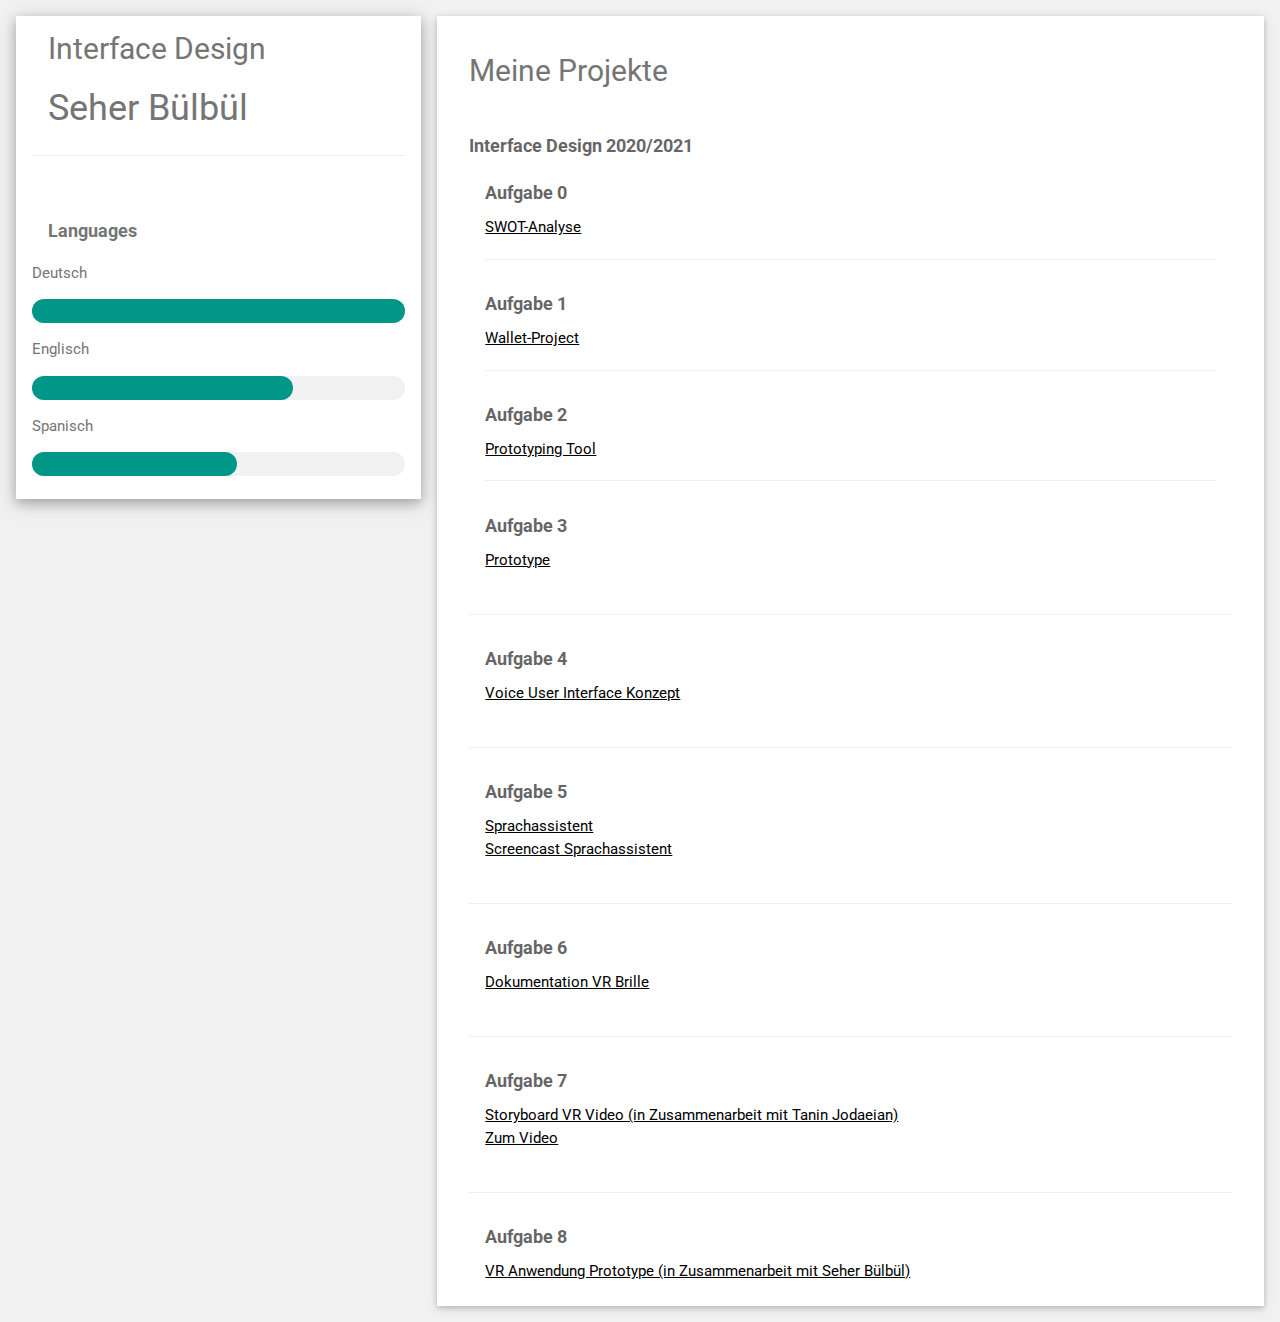
<file: index.html>
<!DOCTYPE html>
<html>
<title>Interface.Seher Bülbül</title>
<meta charset="UTF-8">
<meta name="viewport" content="width=device-width, initial-scale=1">
<link rel='stylesheet' href='https://fonts.googleapis.com/css?family=Roboto'>
<link rel='stylesheet' href='stylesheet.css'>
<style>
html,body,h1,h2,h3,h4,h5,h6 {font-family: "Roboto", sans-serif}
</style>
<body class="w3-light-grey">

<!-- Page Container -->
<div class="w3-content w3-margin-top" style="max-width:1400px;">

  <!-- The Grid -->
  <div class="w3-row-padding">

    <!-- Left Column -->
    <div class="w3-third">

      <div class="w3-white w3-text-grey w3-card-4">
        <div class="w3-display-container">



          <div class="w3-display-bottomleft w3-container w3-text-black">
            <h2 class="name">Seher Bülbül</h2>
          </div>
        </div>
        <div class="w3-container">
<h2><i class="fa fa-briefcase fa-fw w3-margin-right w3-large w3-text-teal"></i>Interface Design</h2>
         <h1><i class="fa fa-home fa-fw w3-margin-right w3-large w3-text-teal"></i>Seher Bülbül</h1>
          <hr>
          <br>

          <p class="w3-large w3-text-theme"><b><i class="fa fa-globe fa-fw w3-margin-right w3-text-teal"></i>Languages</b></p>
          <p>Deutsch</p>
          <div class="w3-light-grey w3-round-xlarge">
            <div class="w3-round-xlarge w3-teal" style="height:24px;width:100%"></div>
          </div>
          <p>Englisch</p>
          <div class="w3-light-grey w3-round-xlarge">
            <div class="w3-round-xlarge w3-teal" style="height:24px;width:70%"></div>
          </div>
          <p>Spanisch</p>
          <div class="w3-light-grey w3-round-xlarge">
            <div class="w3-round-xlarge w3-teal" style="height:24px;width:55%"></div>
          </div>
          <br>
        </div>
      </div><br>

    <!-- End Left Column -->
    </div>

    <!-- Right Column -->
    <div class="w3-twothird">
      <div class="w3-container w3-card w3-white w3-margin-bottom">
        <h2 class="w3-text-grey w3-padding-16"><i class="fa fa-suitcase fa-fw w3-margin-right w3-xxlarge w3-text-teal"></i>Meine Projekte</h2>
        <div class="w3-container">
          <h5 class="w3-opacity"><b>Interface Design 2020/2021 </b></h5>

          <div class="w3-container">
            <h5 class="w3-opacity"><b>Aufgabe 0</b></h5>
      <a href="https://github.com/SeherBuelbuel/IFD_WiSe20-21/tree/main/Aufgabe%200">SWOT-Analyse </a>
          <hr>
        </div>
        <div class="w3-container">
          <h5 class="w3-opacity"><b>Aufgabe 1</b></h5>
    <a href="https://github.com/SeherBuelbuel/IFD_WiSe20-21/tree/main/Aufgabe%201">Wallet-Project </a>
          <hr>
        </div>
        <div class="w3-container">
          <h5 class="w3-opacity"><b>Aufgabe 2</b></h5>
          <a href="https://github.com/SeherBuelbuel/IFD_WiSe20-21/blob/main/Aufgabe%202%20Prototyping%20Tool/Craft%20Plugin.pdf ">Prototyping Tool</a>
          <br>
          <hr>
      </div>

          <div class="w3-container">
            <h5 class="w3-opacity"><b>Aufgabe 3</b></h5>
      <a href="https://7552x9.axshare.com">Prototype</a>
        </div>
        <br>
<hr>
        <div class="w3-container">
          <h5 class="w3-opacity"><b>Aufgabe 4</b></h5>
  <a href="https://github.com/SeherBuelbuel/IFD_WiSe20-21/tree/main/Aufgabe%204%20Dokumentation ">Voice User Interface Konzept</a>
      </div>
<br>
<hr>
      <div class="w3-container">
        <h5 class="w3-opacity"><b>Aufgabe 5</b></h5>
<a href="https://seherbuelbuel.github.io//IFD_WiSe20-21/Aufgabe%205/Sprachassistent.html">Sprachassistent</a>
<br>
<a href="https://github.com/SeherBuelbuel/IFD_WiSe20-21/blob/main/Aufgabe%205/VIDEO-2020-12-02-16-35-27.mp4">Screencast Sprachassistent</a>
    </div>
<br>
<hr>
    <div class="w3-container">
      <h5 class="w3-opacity"><b>Aufgabe 6</b></h5>
<a href="https://github.com/SeherBuelbuel/IFD_WiSe20-21/blob/main/Aufgabe%206/Cardboard_Final.pdf">Dokumentation VR Brille</a>
</div>
<br>
<hr>
  <div class="w3-container">
    <h5 class="w3-opacity"><b>Aufgabe 7</b></h5>
    <a href="https://github.com/SeherBuelbuel/IFD_WiSe20-21/blob/main/Aufgabe%207/Interface%20Design.pdf">Storyboard VR Video (in Zusammenarbeit mit Tanin Jodaeian)</a>
<br>
    <a href= "https://drive.google.com/file/d/1r8jteZ30u856oUxeWdGfY3TimOluZWQN/view?usp=sharing"> Zum Video </a>


</div>
<br>
<hr>
<div class="w3-container">
  <h5 class="w3-opacity"><b>Aufgabe 8</b></h5>
<a href="https://github.com/taninjodaeian/IFD_WiSe20-21/blob/main/Aufgabe%20VR%20Anwendung/AufgabeVRAnwendung.md">VR Anwendung Prototype (in Zusammenarbeit mit Seher Bülbül)</a>
</div>
<br>

    <!-- End Right Column -->
    </div>

  <!-- End Grid -->
  </div>

  <!-- End Page Container -->
</div>


</body>
</html>
</file>
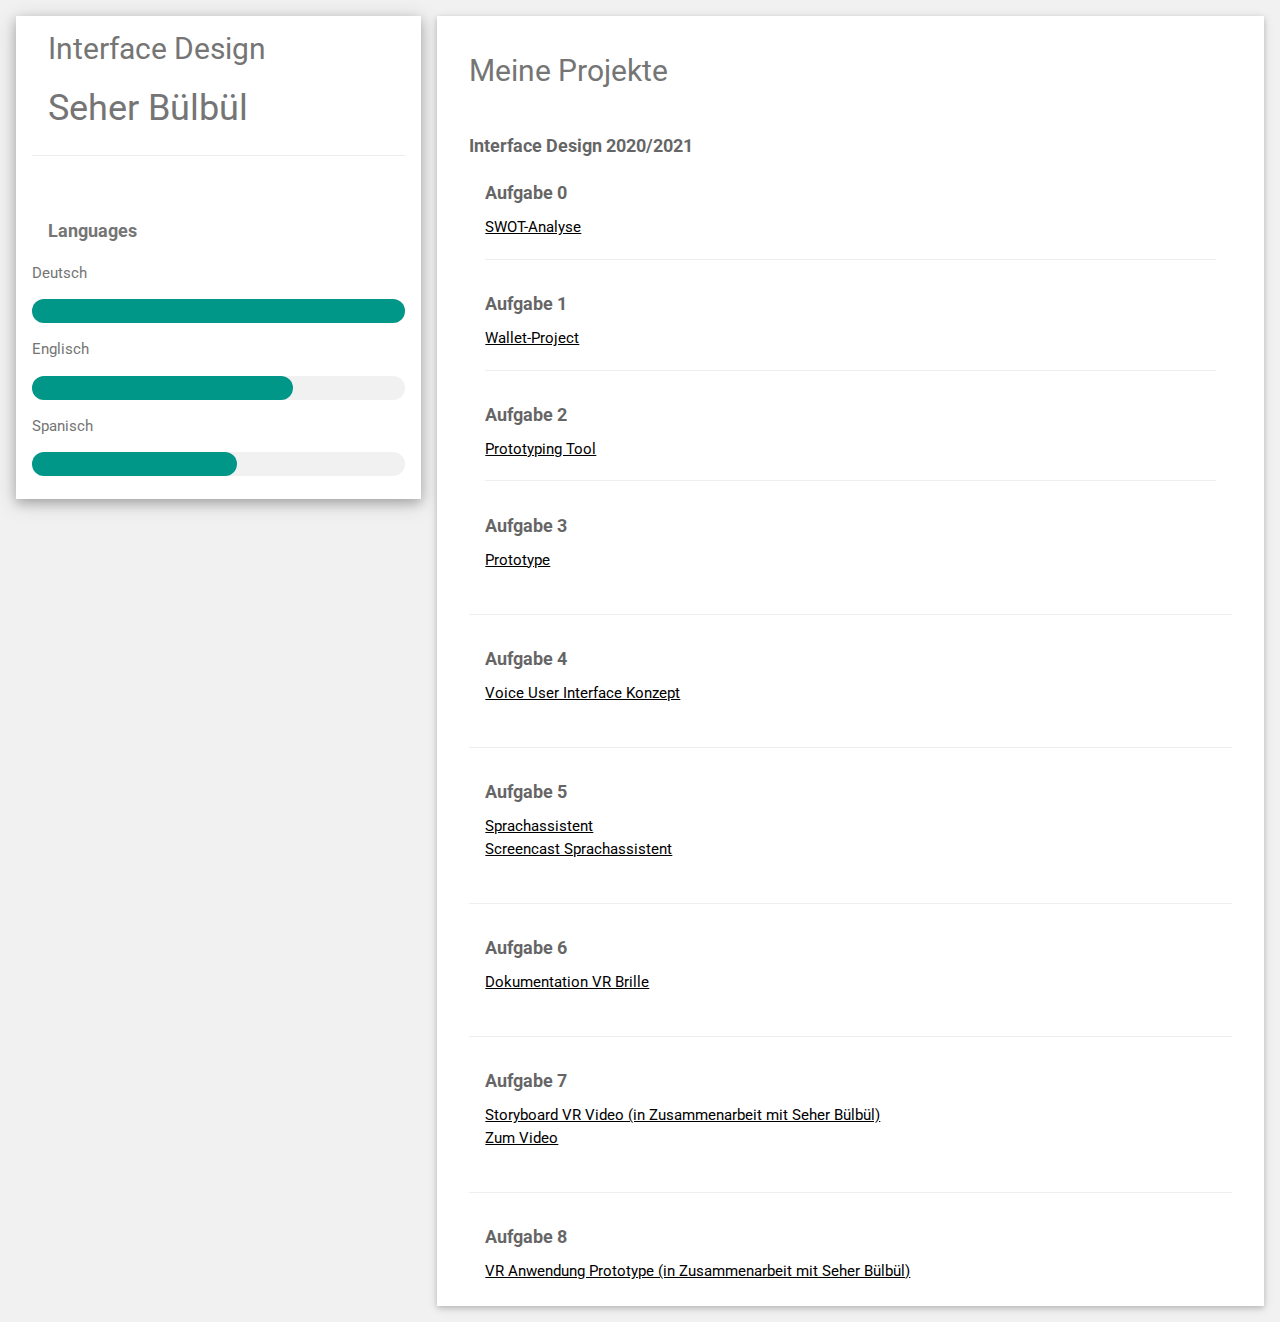
<file: README.html>
<!DOCTYPE html>
<html>
<title>Interface.Seher Bülbül</title>
<meta charset="UTF-8">
<meta name="viewport" content="width=device-width, initial-scale=1">
<link rel='stylesheet' href='https://fonts.googleapis.com/css?family=Roboto'>
<link rel='stylesheet' href='stylesheet.css'>
<style>
html,body,h1,h2,h3,h4,h5,h6 {font-family: "Roboto", sans-serif}
</style>
<body class="w3-light-grey">

<!-- Page Container -->
<div class="w3-content w3-margin-top" style="max-width:1400px;">

  <!-- The Grid -->
  <div class="w3-row-padding">

    <!-- Left Column -->
    <div class="w3-third">

      <div class="w3-white w3-text-grey w3-card-4">
        <div class="w3-display-container">



          <div class="w3-display-bottomleft w3-container w3-text-black">
            <h2 class="name">Seher Bülbül</h2>
          </div>
        </div>
        <div class="w3-container">
<h2><i class="fa fa-briefcase fa-fw w3-margin-right w3-large w3-text-teal"></i>Interface Design</h2>
         <h1><i class="fa fa-home fa-fw w3-margin-right w3-large w3-text-teal"></i>Seher Bülbül</h1>
          <hr>
          <br>

          <p class="w3-large w3-text-theme"><b><i class="fa fa-globe fa-fw w3-margin-right w3-text-teal"></i>Languages</b></p>
          <p>Deutsch</p>
          <div class="w3-light-grey w3-round-xlarge">
            <div class="w3-round-xlarge w3-teal" style="height:24px;width:100%"></div>
          </div>
          <p>Englisch</p>
          <div class="w3-light-grey w3-round-xlarge">
            <div class="w3-round-xlarge w3-teal" style="height:24px;width:70%"></div>
          </div>
          <p>Spanisch</p>
          <div class="w3-light-grey w3-round-xlarge">
            <div class="w3-round-xlarge w3-teal" style="height:24px;width:55%"></div>
          </div>
          <br>
        </div>
      </div><br>

    <!-- End Left Column -->
    </div>

    <!-- Right Column -->
    <div class="w3-twothird">
      <div class="w3-container w3-card w3-white w3-margin-bottom">
        <h2 class="w3-text-grey w3-padding-16"><i class="fa fa-suitcase fa-fw w3-margin-right w3-xxlarge w3-text-teal"></i>Meine Projekte</h2>
        <div class="w3-container">
          <h5 class="w3-opacity"><b>Interface Design 2020/2021 </b></h5>

          <div class="w3-container">
            <h5 class="w3-opacity"><b>Aufgabe 0</b></h5>
      <a href="https://github.com/SeherBuelbuel/IFD_WiSe20-21/tree/main/Aufgabe%200">SWOT-Analyse </a>
          <hr>
        </div>
        <div class="w3-container">
          <h5 class="w3-opacity"><b>Aufgabe 1</b></h5>
    <a href="https://github.com/SeherBuelbuel/IFD_WiSe20-21/tree/main/Aufgabe%201">Wallet-Project </a>
          <hr>
        </div>
        <div class="w3-container">
          <h5 class="w3-opacity"><b>Aufgabe 2</b></h5>
          <a href="https://github.com/SeherBuelbuel/IFD_WiSe20-21/blob/main/Aufgabe%202%20Prototyping%20Tool/Craft%20Plugin.pdf ">Prototyping Tool</a>
          <br>
          <hr>
      </div>

          <div class="w3-container">
            <h5 class="w3-opacity"><b>Aufgabe 3</b></h5>
      <a href="https://7552x9.axshare.com">Prototype</a>
        </div>
        <br>
<hr>
        <div class="w3-container">
          <h5 class="w3-opacity"><b>Aufgabe 4</b></h5>
  <a href="https://github.com/SeherBuelbuel/IFD_WiSe20-21/tree/main/Aufgabe%204%20Dokumentation ">Voice User Interface Konzept</a>
      </div>
<br>
<hr>
      <div class="w3-container">
        <h5 class="w3-opacity"><b>Aufgabe 5</b></h5>
<a href="https://seherbuelbuel.github.io//IFD_WiSe20-21/Aufgabe%205/Sprachassistent.html">Sprachassistent</a>
<br>
<a href="https://github.com/SeherBuelbuel/IFD_WiSe20-21/blob/main/Aufgabe%205/VIDEO-2020-12-02-16-35-27.mp4">Screencast Sprachassistent</a>
    </div>
<br>
<hr>
    <div class="w3-container">
      <h5 class="w3-opacity"><b>Aufgabe 6</b></h5>
<a href="https://github.com/SeherBuelbuel/IFD_WiSe20-21/blob/main/Aufgabe%206/Cardboard_Final.pdf">Dokumentation VR Brille</a>
</div>
<br>
<hr>
  <div class="w3-container">
    <h5 class="w3-opacity"><b>Aufgabe 7</b></h5>
    <a href="https://github.com/SeherBuelbuel/IFD_WiSe20-21/blob/main/Aufgabe%207/Interface%20Design.pdf">Storyboard VR Video (in Zusammenarbeit mit Seher Bülbül)</a>
<br>
    <a href= "https://drive.google.com/file/d/1r8jteZ30u856oUxeWdGfY3TimOluZWQN/view?usp=sharing"> Zum Video </a>


</div>
<br>
<hr>
<div class="w3-container">
  <h5 class="w3-opacity"><b>Aufgabe 8</b></h5>
<a href="https://github.com/taninjodaeian/IFD_WiSe20-21/blob/main/Aufgabe%20VR%20Anwendung/AufgabeVRAnwendung.md">VR Anwendung Prototype (in Zusammenarbeit mit Seher Bülbül)</a>
</div>
<br>

    <!-- End Right Column -->
    </div>

  <!-- End Grid -->
  </div>

  <!-- End Page Container -->
</div>


</body>
</html>










<!--

# IFD-WiSe20-21
Repository for Interface Design, Seher Bülbül, WiSe 2020/2021, OMB 5

## Task 0 - SWOT
<a href= "https://github.com/SeherBuelbuel/IFD_WiSe20-21/tree/main/Aufgabe%200"> SWOT-Analyse </a>
<br> Stand: 14.10.2020, 10.20Uhr

## Task 1 - The Wallet Project – A try run through the full DT circle
<a href= "https://github.com/SeherBuelbuel/IFD_WiSe20-21/tree/main/Aufgabe%201 "> The Wallet Project – A try run through the full DT circle</a>
<br> Stand: 20.10.2020, 22.20Uhr

## Task 2 - Prototyping Tool - Craft Plugin
<a href= "<a href= "https://github.com/SeherBuelbuel/IFD_WiSe20-21/blob/main/Aufgabe%202%20Prototyping%20Tool/Craft%20Plugin.pdf "> Prototyping Tool </a> "> Prototyping Tool </a>
<br> Stand: 27.10.2020, 22.20Uhr


## Task 3 -- Prototyping
<a href= "<a href= "https://7552x9.axshare.com"> Prototyping  </a> ">


## Task 4 -- VUI Konzept
<a href= " https://github.com/SeherBuelbuel/IFD_WiSe20-21/tree/main/Aufgabe%204%20Dokumentation  "> VUI Dokumentation </a>


## Task 4b -- VUI Konzept/ Dialog
<a href= " https://github.com/SeherBuelbuel/IFD_WiSe20-21/tree/main/Aufgabe%204b%20Konzept "> VUI Konzept </a>

## Task 4b -- VUI Konzept/ Dialog
<a href= " https://github.com/SeherBuelbuel/IFD_WiSe20-21/tree/main/Aufgabe%204b%20Konzept ">  Erweiterung VUI Konzept </a>



## Task 5 -- Vui Voice
<a href= "https://seherbuelbuel.github.io//IFD_WiSe20-21/Aufgabe%205/Sprachassistent.html"> Vui Voice</a>

<a href= "https://github.com/SeherBuelbuel/IFD_WiSe20-21/blob/main/Aufgabe%205/VIDEO-2020-12-02-16-35-27.mp4"> Screencast </a>




## Task 6 -- Cardboard

<a href= "https://github.com/SeherBuelbuel/IFD_WiSe20-21/blob/main/Aufgabe%206/Cardboard_Final.pdf" > Cardboard Dokumentation </a>


## Task 7 -- Konzept VR Video

<a href= "https://github.com/SeherBuelbuel/IFD_WiSe20-21/blob/main/Aufgabe%207/Interface%20Design.pdf" > Konzept VR Video </a>


## Task 7.1 -- VR Video
<a href= "https://drive.google.com/file/d/1r8jteZ30u856oUxeWdGfY3TimOluZWQN/view?usp=sharing"> Zum Video </a>

## Task 8 -- VR Anwendung Prototype
<a href= "https://app.draftxr.com/vr/0wBECc">Zur VR Anwendung </a>

## Prüfungsabgabe -- VUI Anwenung Weiterentwicklung
<a href= "https://seherbuelbuel.github.io//IFD_WiSe20-21/Aufgabe%205/Sprachassistent.html"> VUI Anwendung Weiterentwicklung </a>

## Prüfungsabgabe -- Dokumentation VUI Weiterentwicklung
<a href= "https://github.com/SeherBuelbuel/IFD_WiSe20-21/blob/main/Seher_Buelbuel_IFD%20Prüfung.pdf"> Dokumentation VUI Weiterentwicklung </a>
</file>
<file: stylesheet.css>
/* W3.CSS 4.15 December 2020 by Jan Egil and Borge Refsnes */
html {
    box-sizing:border-box
}

*, * :before, * :after {
    box-sizing: inherit
}

/* Extract from normalize.css by Nicolas Gallagher and Jonathan Neal git.io/normalize */
html {
    -ms-text-size-adjust: 100%;
    -webkit-text-size-adjust:100%
}

body {
    margin: 0
}

article, aside, details, figcaption, figure, footer, header, main, menu, nav, section {
    display:block
}

summary {
    display: list-item
}

audio, canvas, progress, video {
    display:inline-block
}

progress {
    vertical-align: baseline
}

audio:not([controls]) {
    display: none;
    height:0
}

[hidden], template {
    display: none
}

a {
    background-color:transparent
}

a:active, a:hover {
    outline-width: 0
}

abbr[title] {
    border-bottom: none;
    text-decoration: underline;
    text-decoration: underline dotted
}

b, strong {
    font-weight:bolder
}

dfn {
    font-style:italic
}

mark {
    background: #ff0;
    color: #000
}

small {
    font-size:80%
}

sub, sup {
    font-size: 75%;
    line-height: 0;
    position: relative;
    vertical-align: baseline
}

sub {
    bottom:-0.25em
}

sup {
    top:-0.5em
}

figure {
    margin:1em 40px
}

img {
    border-style: none;
    display:flex;
    width: 70%;
    align-items: center;
    justify-content: center;
}

code, kbd, pre, samp {
    font-family: monospace, monospace;
    font-size:1em
}

hr {
    box-sizing: content-box;
    height: 0;
    overflow: visible
}

button, input, select, textarea, optgroup {
    font: inherit;
    margin:0
}

optgroup {
    font-weight: bold
}

button, input {
    overflow:visible
}

button, select {
    text-transform: none
}

button, [type=button], [type=reset], [type=submit] {
    -webkit-appearance: button
}

button::-moz-focus-inner, [type=button]::-moz-focus-inner, [type=reset]::-moz-focus-inner, [type=submit]::-moz-focus-inner {
    border-style: none;
    padding: 0
}

button:-moz-focusring, [type=button]:-moz-focusring, [type=reset]:-moz-focusring, [type=submit]:-moz-focusring {
    outline: 1px dotted ButtonText
}

fieldset {
    border: 1px solid #c0c0c0;
    margin: 0 2px;
    padding: .35em .625em .75em
}

legend {
    color: inherit;
    display: table;
    max-width: 100%;
    padding: 0;
    white-space:normal
}

textarea {
    overflow: auto
}

[type=checkbox], [type=radio] {
    padding: 0
}

[type=number]::-webkit-inner-spin-button, [type=number]::-webkit-outer-spin-button {
    height: auto
}

[type=search] {
    -webkit-appearance: textfield;
    outline-offset: -2px
}

[type=search]::-webkit-search-decoration {
    -webkit-appearance: none
}

::-webkit-file-upload-button {
    -webkit-appearance: button;
    font: inherit
}

/* End extract */
html, body {
    font-family: Verdana, sans-serif;
    font-size: 15px;
    line-height:1.5
}

html {
    overflow-x: hidden
}

h1 {
    font-size:36px
}

h2 {
    font-size:30px
}

h3 {
    font-size:24px
}

h4 {
    font-size:20px
}

h5 {
    font-size:18px
}

h6 {
    font-size: 16px
}

.w3-serif {
    font-family:serif
}

.w3-sans-serif {
    font-family:sans-serif
}

.w3-cursive {
    font-family:cursive
}

.w3-monospace {
    font-family: monospace
}

h1, h2, h3, h4, h5, h6 {
    font-family: "Segoe UI", Arial, sans-serif;
    font-weight: 400;
    margin:10px 0
}

.w3-wide {
    letter-spacing: 4px
}

hr {
    border: 0;
    border-top: 1px solid #eee;
    margin: 20px 0
}

.w3-image {
    max-width: 100%;
    height:auto
}

img {
    align : center;
    align-items: center;
    justify-content: center;
}

a {
    color: inherit
}

.w3-table, .w3-table-all {
    border-collapse: collapse;
    border-spacing: 0;
    width: 100%;
    display:table
}

.w3-table-all {
    border: 1px solid #ccc
}

.w3-bordered tr, .w3-table-all tr {
    border-bottom:1px solid #ddd
}

.w3-striped tbody tr:nth-child(even) {
    background-color: #f1f1f1
}

.w3-table-all tr:nth-child(odd) {
    background-color:#fff
}

.w3-table-all tr:nth-child(even) {
    background-color: #f1f1f1
}

.w3-hoverable tbody tr:hover, .w3-ul.w3-hoverable li:hover {
    background-color:#ccc
}

.w3-centered tr th, .w3-centered tr td {
    text-align: center
}

.w3-table td, .w3-table th, .w3-table-all td, .w3-table-all th {
    padding: 8px 8px;
    display: table-cell;
    text-align: left;
    vertical-align: top
}

.w3-table th:first-child, .w3-table td:first-child, .w3-table-all th:first-child, .w3-table-all td:first-child {
    padding-left: 16px
}

.w3-btn, .w3-button {
    border: none;
    display: inline-block;
    padding: 8px 16px;
    vertical-align: middle;
    overflow: hidden;
    text-decoration: none;
    color: inherit;
    background-color: inherit;
    text-align: center;
    cursor: pointer;
    white-space: nowrap
}

.w3-btn:hover {
    box-shadow: 0 8px 16px 0 rgba(0, 0, 0, 0.2), 0 6px 20px 0 rgba(0, 0, 0, 0.19)
}

.w3-btn, .w3-button {
    -webkit-touch-callout: none;
    -webkit-user-select: none;
    -khtml-user-select: none;
    -moz-user-select: none;
    -ms-user-select: none;
    user-select: none
}

.w3-disabled, .w3-btn:disabled, .w3-button:disabled {
    cursor: not-allowed;
    opacity:0.3
}

.w3-disabled *, :disabled * {
    pointer-events: none
}

.w3-btn.w3-disabled:hover, .w3-btn:disabled:hover {
    box-shadow: none
}

.w3-badge, .w3-tag {
    background-color: #000;
    color: #fff;
    display: inline-block;
    padding-left: 8px;
    padding-right: 8px;
    text-align:center
}

.w3-badge {
    border-radius: 50%
}

.w3-ul {
    list-style-type: none;
    padding: 0;
    margin:0
}

.w3-ul li {
    padding: 8px 16px;
    border-bottom:1px solid #ddd
}

.w3-ul li:last-child {
    border-bottom: none
}

.w3-tooltip, .w3-display-container {
    position:relative
}

.w3-tooltip .w3-text {
    display:none
}

.w3-tooltip:hover .w3-text {
    display: inline-block
}

.w3-ripple:active {
    opacity:0.5
}

.w3-ripple {
    transition: opacity 0s
}

.w3-input {
    padding: 8px;
    display: block;
    border: none;
    border-bottom: 1px solid #ccc;
    width: 100%
}

.w3-select {
    padding: 9px 0;
    width: 100%;
    border: none;
    border-bottom: 1px solid #ccc
}

.w3-dropdown-click, .w3-dropdown-hover {
    position: relative;
    display: inline-block;
    cursor: pointer
}

.w3-dropdown-hover:hover .w3-dropdown-content {
    display: block
}

.w3-dropdown-hover:first-child, .w3-dropdown-click:hover {
    background-color: #ccc;
    color: #000
}

.w3-dropdown-hover:hover > .w3-button:first-child, .w3-dropdown-click:hover > .w3-button:first-child {
    background-color: #ccc;
    color: #000
}

.w3-dropdown-content {
    cursor: auto;
    color: #000;
    background-color: #fff;
    display: none;
    position: absolute;
    min-width: 160px;
    margin: 0;
    padding: 0;
    z-index: 1
}

.w3-check, .w3-radio {
    width: 24px;
    height: 24px;
    position: relative;
    top: 6px
}

.w3-sidebar {
    height: 100%;
    width: 200px;
    background-color: #fff;
    position: fixed !important;
    z-index: 1;
    overflow: auto
}

.w3-bar-block .w3-dropdown-hover, .w3-bar-block .w3-dropdown-click {
    width: 100%
}

.w3-bar-block .w3-dropdown-hover .w3-dropdown-content, .w3-bar-block .w3-dropdown-click .w3-dropdown-content {
    min-width: 100%
}

.w3-bar-block .w3-dropdown-hover .w3-button, .w3-bar-block .w3-dropdown-click .w3-button {
    width: 100%;
    text-align: left;
    padding: 8px 16px
}

.w3-main, #main {
    transition: margin-left .4s
}

.w3-modal {
    z-index: 3;
    display: none;
    padding-top: 100px;
    position: fixed;
    left: 0;
    top: 0;
    width: 100%;
    height: 100%;
    overflow: auto;
    background-color: rgb(0, 0, 0);
    background-color: rgba(0, 0, 0, 0.4)
}

.w3-modal-content {
    margin: auto;
    background-color: #fff;
    position: relative;
    padding: 0;
    outline: 0;
    width: 600px
}

.w3-bar {
    width: 100%;
    overflow:hidden
}

.w3-center .w3-bar {
    display: inline-block;
    width: auto
}

.w3-bar .w3-bar-item {
    padding: 8px 16px;
    float: left;
    width: auto;
    border: none;
    display: block;
    outline: 0
}

.w3-bar .w3-dropdown-hover, .w3-bar .w3-dropdown-click {
    position: static;
    float: left
}

.w3-bar .w3-button {
    white-space: normal
}

.w3-bar-block .w3-bar-item {
    width: 100%;
    display: block;
    padding: 8px 16px;
    text-align: left;
    border: none;
    white-space: normal;
    float: none;
    outline: 0
}

.w3-bar-block.w3-center .w3-bar-item {
    text-align:center
}

.w3-block {
    display: block;
    width: 100%
}

.w3-responsive {
    display: block;
    overflow-x: auto
}

.w3-container:after, .w3-container:before, .w3-panel:after, .w3-panel:before, .w3-row:after, .w3-row:before, .w3-row-padding:after, .w3-row-padding:before, .w3-cell-row:before, .w3-cell-row:after, .w3-clear:after, .w3-clear:before, .w3-bar:before, .w3-bar:after {
    content: "";
    display: table;
    clear: both
}

.w3-col, .w3-half, .w3-third, .w3-twothird, .w3-threequarter, .w3-quarter {
    float: left;
    width: 100%
}

.w3-col.s1 {
    width:8.33333%
}

.w3-col.s2 {
    width:16.66666%
}

.w3-col.s3 {
    width:24.99999%
}

.w3-col.s4 {
    width: 33.33333%
}

.w3-col.s5 {
    width:41.66666%
}

.w3-col.s6 {
    width:49.99999%
}

.w3-col.s7 {
    width:58.33333%
}

.w3-col.s8 {
    width: 66.66666%
}

.w3-col.s9 {
    width:74.99999%
}

.w3-col.s10 {
    width:83.33333%
}

.w3-col.s11 {
    width:91.66666%
}

.w3-col.s12 {
    width: 99.99999%
}

@media (min-width: 601px) {
    .w3-col.m1 {
        width:8.33333%
    }

    .w3-col.m2 {
        width:16.66666%
    }

    .w3-col.m3, .w3-quarter {
        width:24.99999%
    }

    .w3-col.m4, .w3-third {
        width: 33.33333%
    }

    .w3-col.m5 {
        width:41.66666%
    }

    .w3-col.m6, .w3-half {
        width:49.99999%
    }

    .w3-col.m7 {
        width:58.33333%
    }

    .w3-col.m8, .w3-twothird {
        width: 66.66666%
    }

    .w3-col.m9, .w3-threequarter {
        width:74.99999%
    }

    .w3-col.m10 {
        width:83.33333%
    }

    .w3-col.m11 {
        width:91.66666%
    }

    .w3-col.m12 {
        width: 99.99999%
    }
}

@media (min-width: 993px) {
    .w3-col.l1 {
        width:8.33333%
    }

    .w3-col.l2 {
        width:16.66666%
    }

    .w3-col.l3 {
        width:24.99999%
    }

    .w3-col.l4 {
        width: 33.33333%
    }

    .w3-col.l5 {
        width:41.66666%
    }

    .w3-col.l6 {
        width:49.99999%
    }

    .w3-col.l7 {
        width:58.33333%
    }

    .w3-col.l8 {
        width: 66.66666%
    }

    .w3-col.l9 {
        width:74.99999%
    }

    .w3-col.l10 {
        width:83.33333%
    }

    .w3-col.l11 {
        width:91.66666%
    }

    .w3-col.l12 {
        width: 99.99999%
    }
}

.w3-rest {
    overflow:hidden
}

.w3-stretch {
    margin-left: -16px;
    margin-right: -16px
}

.w3-content, .w3-auto {
    margin-left: auto;
    margin-right:auto
}

.w3-content {
    max-width:980px
}

.w3-auto {
    max-width: 1140px
}

.w3-cell-row {
    display: table;
    width:100%
}

.w3-cell {
    display: table-cell
}

.w3-cell-top {
    vertical-align:top
}

.w3-cell-middle {
    vertical-align:middle
}

.w3-cell-bottom {
    vertical-align: bottom
}

.w3-hide {
    display:none !important
}

.w3-show-block, .w3-show {
    display:block !important
}

.w3-show-inline-block {
    display: inline-block !important
}

@media (max-width: 1205px) {
    .w3-auto {
        max-width: 95%
    }
}

@media (max-width: 600px) {
    .w3-modal-content {
        margin: 0 10px;
        width:auto !important
    }

    .w3-modal {
        padding-top: 30px
    }

    .w3-dropdown-hover.w3-mobile .w3-dropdown-content, .w3-dropdown-click.w3-mobile .w3-dropdown-content {
        position: relative
    }

    .w3-hide-small {
        display:none !important
    }

    .w3-mobile {
        display: block;
        width:100% !important
    }

    .w3-bar-item.w3-mobile, .w3-dropdown-hover.w3-mobile, .w3-dropdown-click.w3-mobile {
        text-align: center
    }

    .w3-dropdown-hover.w3-mobile, .w3-dropdown-hover.w3-mobile .w3-btn, .w3-dropdown-hover.w3-mobile .w3-button, .w3-dropdown-click.w3-mobile, .w3-dropdown-click.w3-mobile .w3-btn, .w3-dropdown-click.w3-mobile .w3-button {
        width: 100%
    }
}

@media (max-width: 768px) {
    .w3-modal-content {
        width:500px
    }

    .w3-modal {
        padding-top: 50px
    }
}

@media (min-width: 993px) {
    .w3-modal-content {
        width:900px
    }

    .w3-hide-large {
        display:none !important
    }

    .w3-sidebar.w3-collapse {
        display: block !important
    }
}

@media (max-width: 992px) and(min-width: 601px) {
    .w3-hide-medium {
        display: none !important
    }
}

@media (max-width: 992px) {
    .w3-sidebar.w3-collapse {
        display:none
    }

    .w3-main {
        margin-left: 0 !important;
        margin-right:0 !important
    }

    .w3-auto {
        max-width: 100%
    }
}

.w3-top, .w3-bottom {
    position: fixed;
    width: 100%;
    z-index:1
}

.w3-top {
    top:0
}

.w3-bottom {
    bottom: 0
}

.w3-overlay {
    position: fixed;
    display: none;
    width: 100%;
    height: 100%;
    top: 0;
    left: 0;
    right: 0;
    bottom: 0;
    background-color: rgba(0, 0, 0, 0.5);
    z-index: 2
}

.w3-display-topleft {
    position: absolute;
    left: 0;
    top:0
}

.w3-display-topright {
    position: absolute;
    right: 0;
    top: 0
}

.w3-display-bottomleft {
    position: absolute;
    left: 0;
    bottom:0
}

.w3-display-bottomright {
    position: absolute;
    right: 0;
    bottom: 0
}

.w3-display-middle {
    position: absolute;
    top: 50%;
    left: 50%;
    transform: translate(-50%, -50%);
    -ms-transform: translate(-50%, -50%)
}

.w3-display-left {
    position: absolute;
    top: 50%;
    left: 0%;
    transform: translate(0%, -50%);
    -ms-transform: translate(-0%, -50%)
}

.w3-display-right {
    position: absolute;
    top: 50%;
    right: 0%;
    transform: translate(0%, -50%);
    -ms-transform: translate(0%, -50%)
}

.w3-display-topmiddle {
    position: absolute;
    left: 50%;
    top: 0;
    transform: translate(-50%, 0%);
    -ms-transform: translate(-50%, 0%)
}

.w3-display-bottommiddle {
    position: absolute;
    left: 50%;
    bottom: 0;
    transform: translate(-50%, 0%);
    -ms-transform: translate(-50%, 0%)
}

.w3-display-container:hover .w3-display-hover {
    display:flex;
    align-items: center;
    justify-content: center;
}

.w3-display-container:hover span.w3-display-hover {
    display:inline-block;
    align-items: center;
    justify-content: center;

}

.w3-display-hover {
    display: none
}

.w3-display-position {
    position: absolute
}

.w3-circle {
    border-radius: 50%
}

.w3-round-small {
    border-radius:2px
}

.w3-round, .w3-round-medium {
    border-radius:4px
}

.w3-round-large {
    border-radius:8px
}

.w3-round-xlarge {
    border-radius:16px
}

.w3-round-xxlarge {
    border-radius: 32px
}

.w3-row-padding, .w3-row-padding > .w3-half, .w3-row-padding > .w3-third, .w3-row-padding > .w3-twothird, .w3-row-padding > .w3-threequarter, .w3-row-padding > .w3-quarter, .w3-row-padding > .w3-col {
    padding: 0 8px

}

.w3-container, .w3-panel {
    padding:0.01em 16px
}

.w3-panel {
    margin-top: 16px;
    margin-bottom: 16px
}

.w3-code, .w3-codespan {
    font-family: Consolas, "courier new";
    font-size: 16px
}

.w3-code {
    width: auto;
    background-color: #fff;
    padding: 8px 12px;
    border-left: 4px solid #4CAF50;
    word-wrap: break-word
}

.w3-codespan {
    color: crimson;
    background-color: #f1f1f1;
    padding-left: 4px;
    padding-right: 4px;
    font-size: 110%
}

.w3-card, .w3-card-2 {
    box-shadow: 0 2px 5px 0 rgba(0, 0, 0, 0.16), 0 2px 10px 0 rgba(0, 0, 0, 0.12)
}

.w3-card-4, .w3-hover-shadow:hover {
    box-shadow: 0 4px 10px 0 rgba(0, 0, 0, 0.2), 0 4px 20px 0 rgba(0, 0, 0, 0.19)
}

.w3-spin {
    animation:w3-spin 2s infinite linear
}

@keyframes w3-spin {
    0% {
        transform:rotate(0deg)
    }

    100% {
        transform: rotate(359deg)
    }
}

.w3-animate-fading {
    animation:fading 10s infinite
}

@keyframes fading {
    0% {
        opacity:0
    }

    50% {
        opacity:1
    }

    100% {
        opacity: 0
    }
}

.w3-animate-opacity {
    animation:opac 0.8s
}

@keyframes opac {
    from {
        opacity:0
    }

    to {
        opacity: 1
    }
}

.w3-animate-top {
    position: relative;
    animation:animatetop 0.4s
}

@keyframes animatetop {
    from {
        top: -300px;
        opacity:0
    }

    to {
        top: 0;
        opacity: 1
    }
}

.w3-animate-left {
    position: relative;
    animation:animateleft 0.4s
}

@keyframes animateleft {
    from {
        left: -300px;
        opacity:0
    }

    to {
        left: 0;
        opacity: 1
    }
}

.w3-animate-right {
    position: relative;
    animation:animateright 0.4s
}

@keyframes animateright {
    from {
        right: -300px;
        opacity:0
    }

    to {
        right: 0;
        opacity: 1
    }
}

.w3-animate-bottom {
    position: relative;
    animation:animatebottom 0.4s
}

@keyframes animatebottom {
    from {
        bottom: -300px;
        opacity:0
    }

    to {
        bottom: 0;
        opacity: 1
    }
}

.w3-animate-zoom {
    animation:animatezoom 0.6s
}

@keyframes animatezoom {
    from {
        transform:scale(0)
    }

    to {
        transform: scale(1)
    }
}

.w3-animate-input {
    transition:width 0.4s ease-in-out
}

.w3-animate-input:focus {
    width: 100% !important
}

.w3-opacity, .w3-hover-opacity:hover {
    opacity:0.60
}

.w3-opacity-off, .w3-hover-opacity-off:hover {
    opacity: 1
}

.w3-opacity-max {
    opacity:0.25
}

.w3-opacity-min {
    opacity: 0.75
}

.w3-greyscale-max, .w3-grayscale-max, .w3-hover-greyscale:hover, .w3-hover-grayscale:hover {
    filter: grayscale(100%)
}

.w3-greyscale, .w3-grayscale {
    filter:grayscale(75%)
}

.w3-greyscale-min, .w3-grayscale-min {
    filter: grayscale(50%)
}

.w3-sepia {
    filter:sepia(75%)
}

.w3-sepia-max, .w3-hover-sepia:hover {
    filter:sepia(100%)
}

.w3-sepia-min {
    filter: sepia(50%)
}

.w3-tiny {
    font-size:10px !important
}

.w3-small {
    font-size:12px !important
}

.w3-medium {
    font-size:15px !important
}

.w3-large {
    font-size: 18px !important
}

.w3-xlarge {
    font-size:24px !important
}

.w3-xxlarge {
    font-size:36px !important
}

.w3-xxxlarge {
    font-size:48px !important
}

.w3-jumbo {
    font-size: 64px !important
}

.w3-left-align {
    text-align:left !important
}

.w3-right-align {
    text-align:right !important
}

.w3-justify {
    text-align:justify !important
}

.w3-center {
    text-align: center !important
}

.w3-border-0 {
    border:0 !important
}

.w3-border {
    border: 1px solid #ccc !important
}

.w3-border-top {
    border-top:1px solid #ccc !important
}

.w3-border-bottom {
    border-bottom: 1px solid #ccc !important
}

.w3-border-left {
    border-left:1px solid #ccc !important
}

.w3-border-right {
    border-right: 1px solid #ccc !important
}

.w3-topbar {
    border-top:6px solid #ccc !important
}

.w3-bottombar {
    border-bottom: 6px solid #ccc !important
}

.w3-leftbar {
    border-left:6px solid #ccc !important
}

.w3-rightbar {
    border-right: 6px solid #ccc !important
}

.w3-section, .w3-code {
    margin-top: 16px !important;
    margin-bottom: 16px !important
}

.w3-margin {
    margin:16px !important
}

.w3-margin-top {
    margin-top:16px !important
}

.w3-margin-bottom {
    margin-bottom: 16px !important
}

.w3-margin-left {
    margin-left:16px !important
}

.w3-margin-right {
    margin-right: 16px !important
}

.w3-padding-small {
    padding:4px 8px !important
}

.w3-padding {
    padding:8px 16px !important
}

.w3-padding-large {
    padding: 12px 24px !important
}

.w3-padding-16 {
    padding-top: 16px !important;
    padding-bottom:16px !important
}

.w3-padding-24 {
    padding-top: 24px !important;
    padding-bottom: 24px !important
}

.w3-padding-32 {
    padding-top: 32px !important;
    padding-bottom:32px !important
}

.w3-padding-48 {
    padding-top: 48px !important;
    padding-bottom: 48px !important
}

.w3-padding-64 {
    padding-top: 64px !important;
    padding-bottom: 64px !important
}

.w3-padding-top-64 {
    padding-top:64px !important
}

.w3-padding-top-48 {
    padding-top: 48px !important
}

.w3-padding-top-32 {
    padding-top:32px !important
}

.w3-padding-top-24 {
    padding-top: 24px !important
}

.w3-left {
    float:left !important
}

.w3-right {
    float: right !important
}

.w3-button:hover {
    color: #000 !important;
    background-color: #ccc !important
}

.w3-transparent, .w3-hover-none:hover {
    background-color: transparent !important
}

.w3-hover-none:hover {
    box-shadow: none !important
}

/* Colors */
.w3-amber, .w3-hover-amber:hover {
    color: #000 !important;
    background-color: #ffc107 !important
}

.w3-aqua, .w3-hover-aqua:hover {
    color: #000 !important;
    background-color: #00ffff !important
}

.w3-blue, .w3-hover-blue:hover {
    color: #fff !important;
    background-color: #2196F3 !important
}

.w3-light-blue, .w3-hover-light-blue:hover {
    color: #000 !important;
    background-color: #87CEEB !important
}

.w3-brown, .w3-hover-brown:hover {
    color: #fff !important;
    background-color: #795548 !important
}

.w3-cyan, .w3-hover-cyan:hover {
    color: #000 !important;
    background-color: #00bcd4 !important
}

.w3-blue-grey, .w3-hover-blue-grey:hover, .w3-blue-gray, .w3-hover-blue-gray:hover {
    color: #fff !important;
    background-color: #607d8b !important
}

.w3-green, .w3-hover-green:hover {
    color: #fff !important;
    background-color: #4CAF50 !important
}

.w3-light-green, .w3-hover-light-green:hover {
    color: #000 !important;
    background-color: #8bc34a !important
}

.w3-indigo, .w3-hover-indigo:hover {
    color: #fff !important;
    background-color: #3f51b5 !important
}

.w3-khaki, .w3-hover-khaki:hover {
    color: #000 !important;
    background-color: #f0e68c !important
}

.w3-lime, .w3-hover-lime:hover {
    color: #000 !important;
    background-color: #cddc39 !important
}

.w3-orange, .w3-hover-orange:hover {
    color: #000 !important;
    background-color: #ff9800 !important
}

.w3-deep-orange, .w3-hover-deep-orange:hover {
    color: #fff !important;
    background-color: #ff5722 !important
}

.w3-pink, .w3-hover-pink:hover {
    color: #fff !important;
    background-color: #e91e63 !important
}

.w3-purple, .w3-hover-purple:hover {
    color: #fff !important;
    background-color: #9c27b0 !important
}

.w3-deep-purple, .w3-hover-deep-purple:hover {
    color: #fff !important;
    background-color: #673ab7 !important
}

.w3-red, .w3-hover-red:hover {
    color: #fff !important;
    background-color: #f44336 !important
}

.w3-sand, .w3-hover-sand:hover {
    color: #000 !important;
    background-color: #fdf5e6 !important
}

.w3-teal, .w3-hover-teal:hover {
    color: #fff !important;
    background-color: #009688 !important
}

.w3-yellow, .w3-hover-yellow:hover {
    color: #000 !important;
    background-color: #ffeb3b !important
}

.w3-white, .w3-hover-white:hover {
    color: #000 !important;
    background-color: #fff !important
}

.w3-black, .w3-hover-black:hover {
    color: #fff !important;
    background-color: #000 !important
}

.w3-grey, .w3-hover-grey:hover, .w3-gray, .w3-hover-gray:hover {
    color: #000 !important;
    background-color: #9e9e9e !important
}

.w3-light-grey, .w3-hover-light-grey:hover, .w3-light-gray, .w3-hover-light-gray:hover {
    color: #000 !important;
    background-color: #f1f1f1 !important
}

.w3-dark-grey, .w3-hover-dark-grey:hover, .w3-dark-gray, .w3-hover-dark-gray:hover {
    color: #fff !important;
    background-color: #616161 !important
}

.w3-pale-red, .w3-hover-pale-red:hover {
    color: #000 !important;
    background-color: #ffdddd !important
}

.w3-pale-green, .w3-hover-pale-green:hover {
    color: #000 !important;
    background-color: #ddffdd !important
}

.w3-pale-yellow, .w3-hover-pale-yellow:hover {
    color: #000 !important;
    background-color: #ffffcc !important
}

.w3-pale-blue, .w3-hover-pale-blue:hover {
    color: #000 !important;
    background-color: #ddffff !important
}

.w3-text-amber, .w3-hover-text-amber:hover {
    color: #ffc107 !important
}

.w3-text-aqua, .w3-hover-text-aqua:hover {
    color: #00ffff !important
}

.w3-text-blue, .w3-hover-text-blue:hover {
    color: #2196F3 !important
}

.w3-text-light-blue, .w3-hover-text-light-blue:hover {
    color: #87CEEB !important
}

.w3-text-brown, .w3-hover-text-brown:hover {
    color: #795548 !important
}

.w3-text-cyan, .w3-hover-text-cyan:hover {
    color: #00bcd4 !important
}

.w3-text-blue-grey, .w3-hover-text-blue-grey:hover, .w3-text-blue-gray, .w3-hover-text-blue-gray:hover {
    color: #607d8b !important
}

.w3-text-green, .w3-hover-text-green:hover {
    color: #4CAF50 !important
}

.w3-text-light-green, .w3-hover-text-light-green:hover {
    color: #8bc34a !important
}

.w3-text-indigo, .w3-hover-text-indigo:hover {
    color: #3f51b5 !important
}

.w3-text-khaki, .w3-hover-text-khaki:hover {
    color: #b4aa50 !important
}

.w3-text-lime, .w3-hover-text-lime:hover {
    color: #cddc39 !important
}

.w3-text-orange, .w3-hover-text-orange:hover {
    color: #ff9800 !important
}

.w3-text-deep-orange, .w3-hover-text-deep-orange:hover {
    color: #ff5722 !important
}

.w3-text-pink, .w3-hover-text-pink:hover {
    color: #e91e63 !important
}

.w3-text-purple, .w3-hover-text-purple:hover {
    color: #9c27b0 !important
}

.w3-text-deep-purple, .w3-hover-text-deep-purple:hover {
    color: #673ab7 !important
}

.w3-text-red, .w3-hover-text-red:hover {
    color: #f44336 !important
}

.w3-text-sand, .w3-hover-text-sand:hover {
    color: #fdf5e6 !important
}

.w3-text-teal, .w3-hover-text-teal:hover {
    color: #009688 !important
}

.w3-text-yellow, .w3-hover-text-yellow:hover {
    color: #d2be0e !important
}

.w3-text-white, .w3-hover-text-white:hover {
    color: #fff !important
}

.w3-text-black, .w3-hover-text-black:hover {
    color: #000 !important
}

.w3-text-grey, .w3-hover-text-grey:hover, .w3-text-gray, .w3-hover-text-gray:hover {
    color: #757575 !important
}

.w3-text-light-grey, .w3-hover-text-light-grey:hover, .w3-text-light-gray, .w3-hover-text-light-gray:hover {
    color: #f1f1f1 !important
}

.w3-text-dark-grey, .w3-hover-text-dark-grey:hover, .w3-text-dark-gray, .w3-hover-text-dark-gray:hover {
    color: #3a3a3a !important
}

.w3-border-amber, .w3-hover-border-amber:hover {
    border-color: #ffc107 !important
}

.w3-border-aqua, .w3-hover-border-aqua:hover {
    border-color: #00ffff !important
}

.w3-border-blue, .w3-hover-border-blue:hover {
    border-color: #2196F3 !important
}

.w3-border-light-blue, .w3-hover-border-light-blue:hover {
    border-color: #87CEEB !important
}

.w3-border-brown, .w3-hover-border-brown:hover {
    border-color: #795548 !important
}

.w3-border-cyan, .w3-hover-border-cyan:hover {
    border-color: #00bcd4 !important
}

.w3-border-blue-grey, .w3-hover-border-blue-grey:hover, .w3-border-blue-gray, .w3-hover-border-blue-gray:hover {
    border-color: #607d8b !important
}

.w3-border-green, .w3-hover-border-green:hover {
    border-color: #4CAF50 !important
}

.w3-border-light-green, .w3-hover-border-light-green:hover {
    border-color: #8bc34a !important
}

.w3-border-indigo, .w3-hover-border-indigo:hover {
    border-color: #3f51b5 !important
}

.w3-border-khaki, .w3-hover-border-khaki:hover {
    border-color: #f0e68c !important
}

.w3-border-lime, .w3-hover-border-lime:hover {
    border-color: #cddc39 !important
}

.w3-border-orange, .w3-hover-border-orange:hover {
    border-color: #ff9800 !important
}

.w3-border-deep-orange, .w3-hover-border-deep-orange:hover {
    border-color: #ff5722 !important
}

.w3-border-pink, .w3-hover-border-pink:hover {
    border-color: #e91e63 !important
}

.w3-border-purple, .w3-hover-border-purple:hover {
    border-color: #9c27b0 !important
}

.w3-border-deep-purple, .w3-hover-border-deep-purple:hover {
    border-color: #673ab7 !important
}

.w3-border-red, .w3-hover-border-red:hover {
    border-color: #f44336 !important
}

.w3-border-sand, .w3-hover-border-sand:hover {
    border-color: #fdf5e6 !important
}

.w3-border-teal, .w3-hover-border-teal:hover {
    border-color: #009688 !important
}

.w3-border-yellow, .w3-hover-border-yellow:hover {
    border-color: #ffeb3b !important
}

.w3-border-white, .w3-hover-border-white:hover {
    border-color: #fff !important
}

.w3-border-black, .w3-hover-border-black:hover {
    border-color: #000 !important
}

.w3-border-grey, .w3-hover-border-grey:hover, .w3-border-gray, .w3-hover-border-gray:hover {
    border-color: #9e9e9e !important
}

.w3-border-light-grey, .w3-hover-border-light-grey:hover, .w3-border-light-gray, .w3-hover-border-light-gray:hover {
    border-color: #f1f1f1 !important
}

.w3-border-dark-grey, .w3-hover-border-dark-grey:hover, .w3-border-dark-gray, .w3-hover-border-dark-gray:hover {
    border-color: #616161 !important
}

.w3-border-pale-red, .w3-hover-border-pale-red:hover {
    border-color:#ffe7e7 !important
}

.w3-border-pale-green, .w3-hover-border-pale-green:hover {
    border-color: #e7ffe7 !important
}

.w3-border-pale-yellow, .w3-hover-border-pale-yellow:hover {
    border-color:#ffffcc !important
}

.w3-border-pale-blue, .w3-hover-border-pale-blue:hover {
    border-color: #e7ffff !important
}

.flex {
  display: flex;
  justify-content: center;
  align-items: center;
  width: 70%;
}
.name {
  font-size: 20px;
  color: white;
}
</file>
